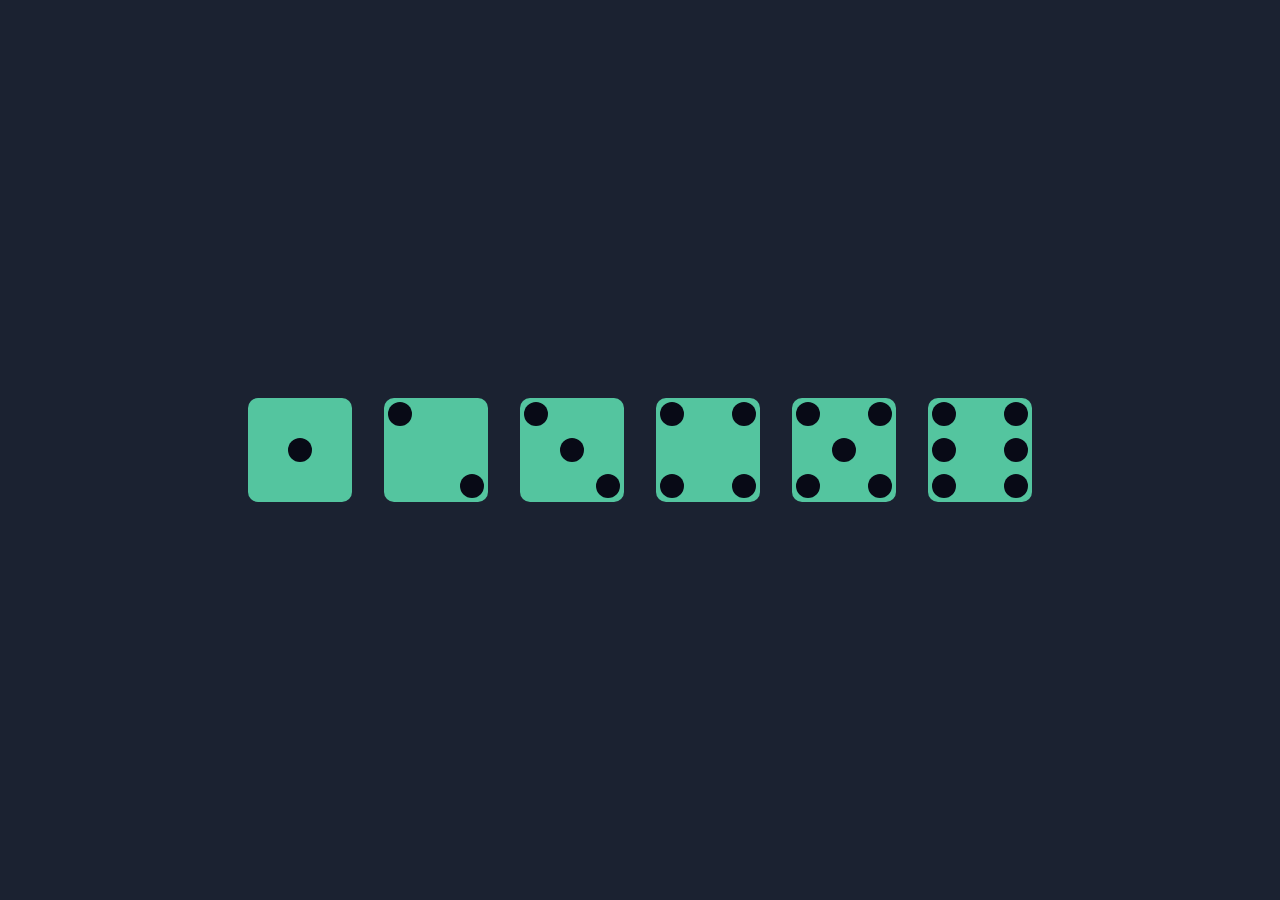
<file: flexbox/index.html>
<head>
  <link rel="stylesheet" href="../main.css">
  <link rel="stylesheet" href="./style.css">
</head>

<body>
  <div class="first-face">
    <div class="pip"></div>
  </div>
  <div class="second-face">
    <div class="pip"></div>
    <div class="pip"></div>
  </div>
  <div class="third-face">
    <div class="pip"></div>
    <div class="pip"></div>
    <div class="pip"></div>
  </div>
  <div class="fourth-face">
    <div class="column">
      <div class="pip"></div>
      <div class="pip"></div>
    </div>
    <div class="column">
      <div class="pip"></div>
      <div class="pip"></div>
    </div>
  </div>
  <div class="fifth-face">
    <div class="column">
      <div class="pip"></div>
      <div class="pip"></div>
    </div>
    <div class="column">
      <div class="pip"></div>
    </div>
    <div class="column">
      <div class="pip"></div>
      <div class="pip"></div>
    </div>
  </div>
  <div class="sixth-face">
    <div class="column">
      <div class="pip"></div>
      <div class="pip"></div>
      <div class="pip"></div>
    </div>
    <div class="column">
      <div class="pip"></div>
      <div class="pip"></div>
      <div class="pip"></div>
    </div>
  </div>
</body>
</file>
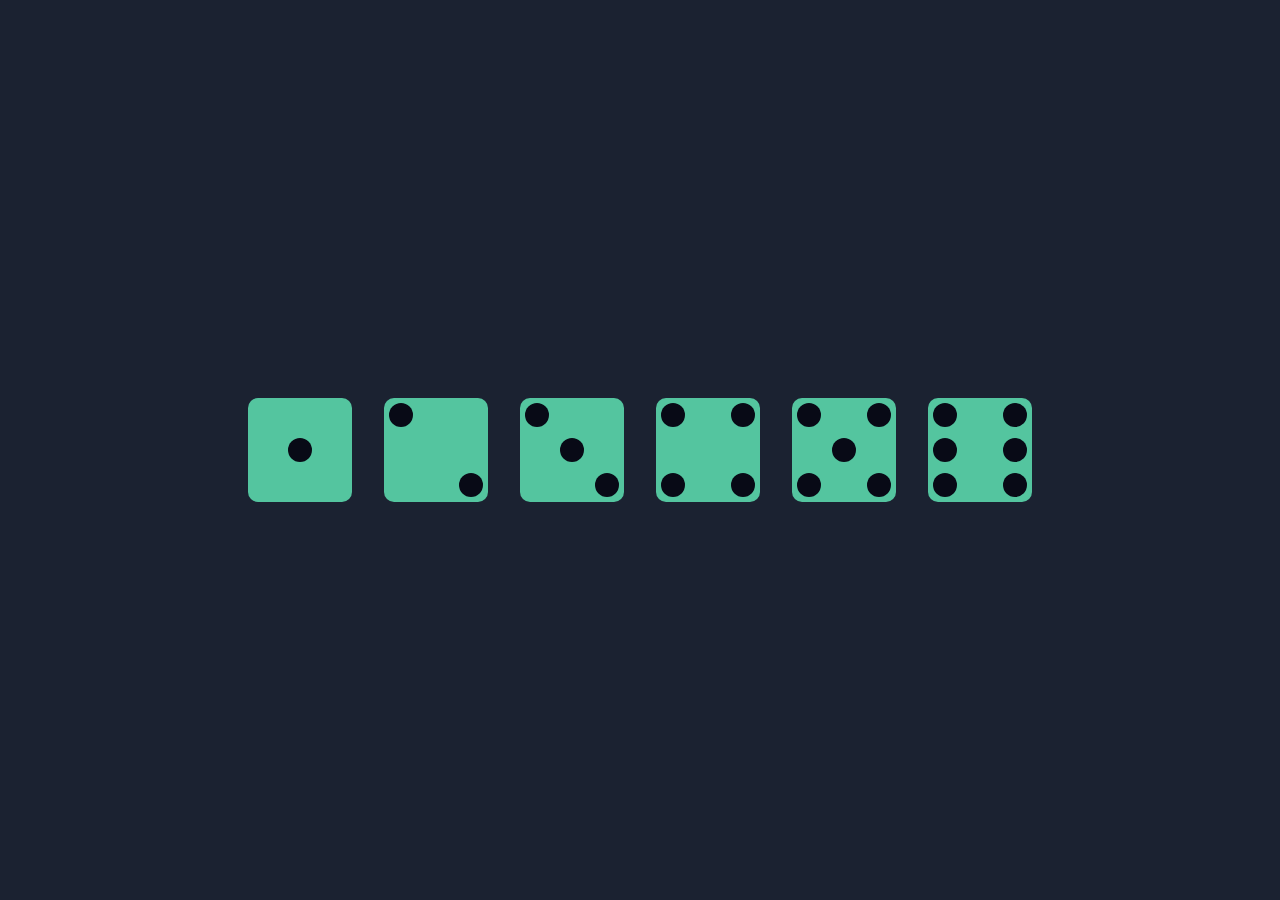
<file: grid-rows-and-grid-columns/index.html>
<head>
  <link rel="stylesheet" href="../main.css">
  <link rel="stylesheet" href="./style.css">
</head>

<body>
  <div class="first-face">
    <div class="pip middle center"></div>
  </div>
  <div class="second-face">
    <div class="pip"></div>
    <div class="pip right bottom"></div>
  </div>
  <div class="third-face">
    <div class="pip"></div>
    <div class="pip middle center"></div>
    <div class="pip bottom right"></div>
  </div>
  <div class="fourth-face">
    <div class="pip"></div>
    <div class="pip bottom right"></div>
    <div class="pip right"></div>
    <div class="pip bottom"></div>
  </div>
  <div class="fifth-face">
    <div class="pip"></div>
    <div class="pip center middle"></div>
    <div class="pip bottom right"></div>
    <div class="pip bottom"></div>
    <div class="pip right"></div>
  </div>
  <div class="sixth-face">
    <div class="pip"></div>
    <div class="pip right middle"></div>
    <div class="pip left middle"></div>
    <div class="pip bottom"></div>
    <div class="pip right"></div>
    <div class="pip bottom right"></div>
  </div>
</body>
</file>
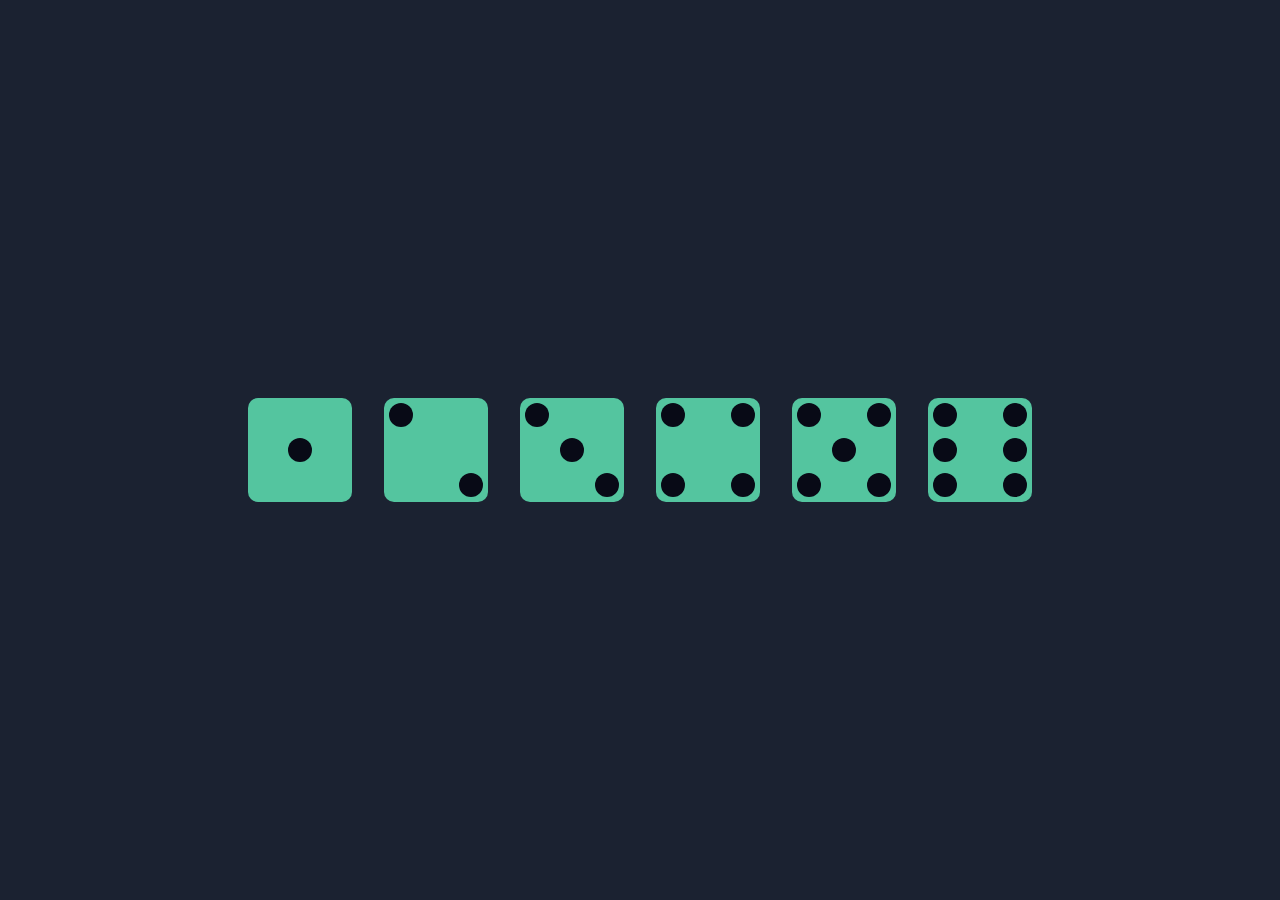
<file: grid-template-areas/index.html>
<head>
  <link rel="stylesheet" href="../main.css">
  <link rel="stylesheet" href="./style.css">
</head>

<body>
  <div class="first-face">
    <div class="pip"></div>
  </div>
  <div class="second-face">
    <div class="pip"></div>
    <div class="pip"></div>
  </div>
  <div class="third-face">
    <div class="pip"></div>
    <div class="pip"></div>
    <div class="pip"></div>
  </div>
  <div class="fourth-face">
    <div class="pip"></div>
    <div class="pip"></div>
    <div class="pip"></div>
    <div class="pip"></div>
  </div>
  <div class="fifth-face">
    <div class="pip"></div>
    <div class="pip"></div>
    <div class="pip"></div>
    <div class="pip"></div>
    <div class="pip"></div>
  </div>
  <div class="sixth-face">
    <div class="pip"></div>
    <div class="pip"></div>
    <div class="pip"></div>
    <div class="pip"></div>
    <div class="pip"></div>
    <div class="pip"></div>
  </div>
</body>
</file>
<file: main.css>
* {
  margin: 0;
}

body {
  background-color: #1b2231;
  display: flex;
  flex-wrap: wrap;
  justify-content: center;
  align-items: center;
  align-content: center;
}

[class$="face"] {
  width: 104px;
  height: 104px;
  background-color: #54c59f;
  border-radius: 10px;
  margin: 16px;
}

.pip {
  width: 24px;
  height: 24px;
  background-color: #080a16;
  border-radius: 50%;
}
</file>
<file: flexbox/style.css>
.pip {
  margin: 4px;
}

[class$="face"],
.column {
  display: flex;
}

.second-face,
.third-face,
.fourth-face,
.fifth-face,
.sixth-face,
.column {
  justify-content: space-between;
}

.first-face {
  justify-content: center;
  align-items: center;
}

.second-face .pip:nth-of-type(2),
.third-face .pip:nth-of-type(3) {
  align-self: flex-end;
}

.third-face .pip:nth-of-type(2),
.fifth-face .column:nth-of-type(2) {
  align-self: center;
}

.column {
  flex-direction: column;
}
</file>
<file: grid-rows-and-grid-columns/style.css>
[class$="face"] {
  display: grid;
  grid-template: repeat(3, 1fr) / repeat(3, 1fr);
}

.pip {
  place-self: center;
}

.top {
  grid-row-start: 1;
}
.middle {
  grid-row-start: 2;
}
.bottom {
  grid-row-start: 3;
}

.left {
  grid-column-start: 1;
}
.center {
  grid-column-start: 2;
}
.right {
  grid-column-start: 3;
}
</file>
<file: grid-template-areas/style.css>
[class$="face"] {
  display: grid;
  grid-template: repeat(3, 1fr) / repeat(3, 1fr);
  grid-template-areas:
    "a . c"
    "e g f"
    "d . b";
}

.pip {
  place-self: center;
}

.pip:nth-of-type(2) {
  grid-area: b;
}

.pip:nth-of-type(3) {
  grid-area: c;
}

.pip:nth-of-type(4) {
  grid-area: d;
}

.pip:nth-of-type(5) {
  grid-area: e;
}

.pip:nth-of-type(6) {
  grid-area: f;
}

.pip:nth-of-type(odd):last-of-type {
  grid-area: g;
}
</file>
